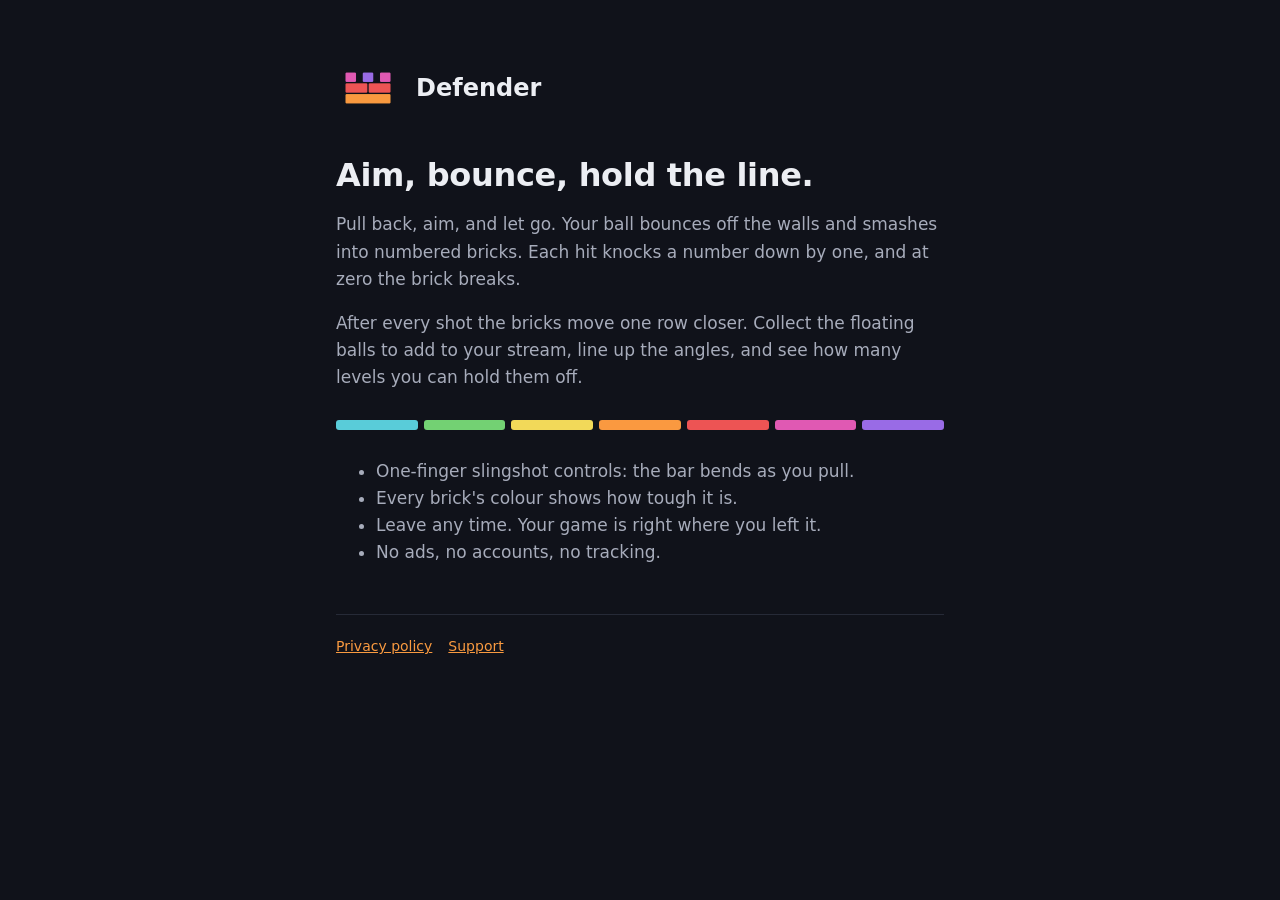
<file: index.html>
<!doctype html>
<html lang="en">
<head>
<meta charset="utf-8">
<meta name="viewport" content="width=device-width, initial-scale=1">
<title>Defender</title>
<meta name="description" content="Defender: an iPhone game. Aim, bounce and break numbered bricks before they reach the bar.">
<link rel="icon" href="icon.png">
<link rel="stylesheet" href="style.css">
</head>
<body>
<main>
<header><img src="icon.png" alt=""><a href="./">Defender</a></header>
<h1>Aim, bounce, hold the line.</h1>
<p>Pull back, aim, and let go. Your ball bounces off the walls and smashes into numbered bricks. Each hit knocks a number down by one, and at zero the brick breaks.</p>
<p>After every shot the bricks move one row closer. Collect the floating balls to add to your stream, line up the angles, and see how many levels you can hold them off.</p>
<div class="bricks" aria-hidden="true"><span style="background:#59ccd9"></span><span style="background:#73d173"></span><span style="background:#f2d959"></span><span style="background:#fa9940"></span><span style="background:#ed5454"></span><span style="background:#e059b3"></span><span style="background:#996be6"></span></div>
<ul>
<li>One-finger slingshot controls: the bar bends as you pull.</li>
<li>Every brick's colour shows how tough it is.</li>
<li>Leave any time. Your game is right where you left it.</li>
<li>No ads, no accounts, no tracking.</li>
</ul>
<footer><a href="privacy/">Privacy policy</a><a href="support/">Support</a></footer>
</main>
</body>
</html>
</file>
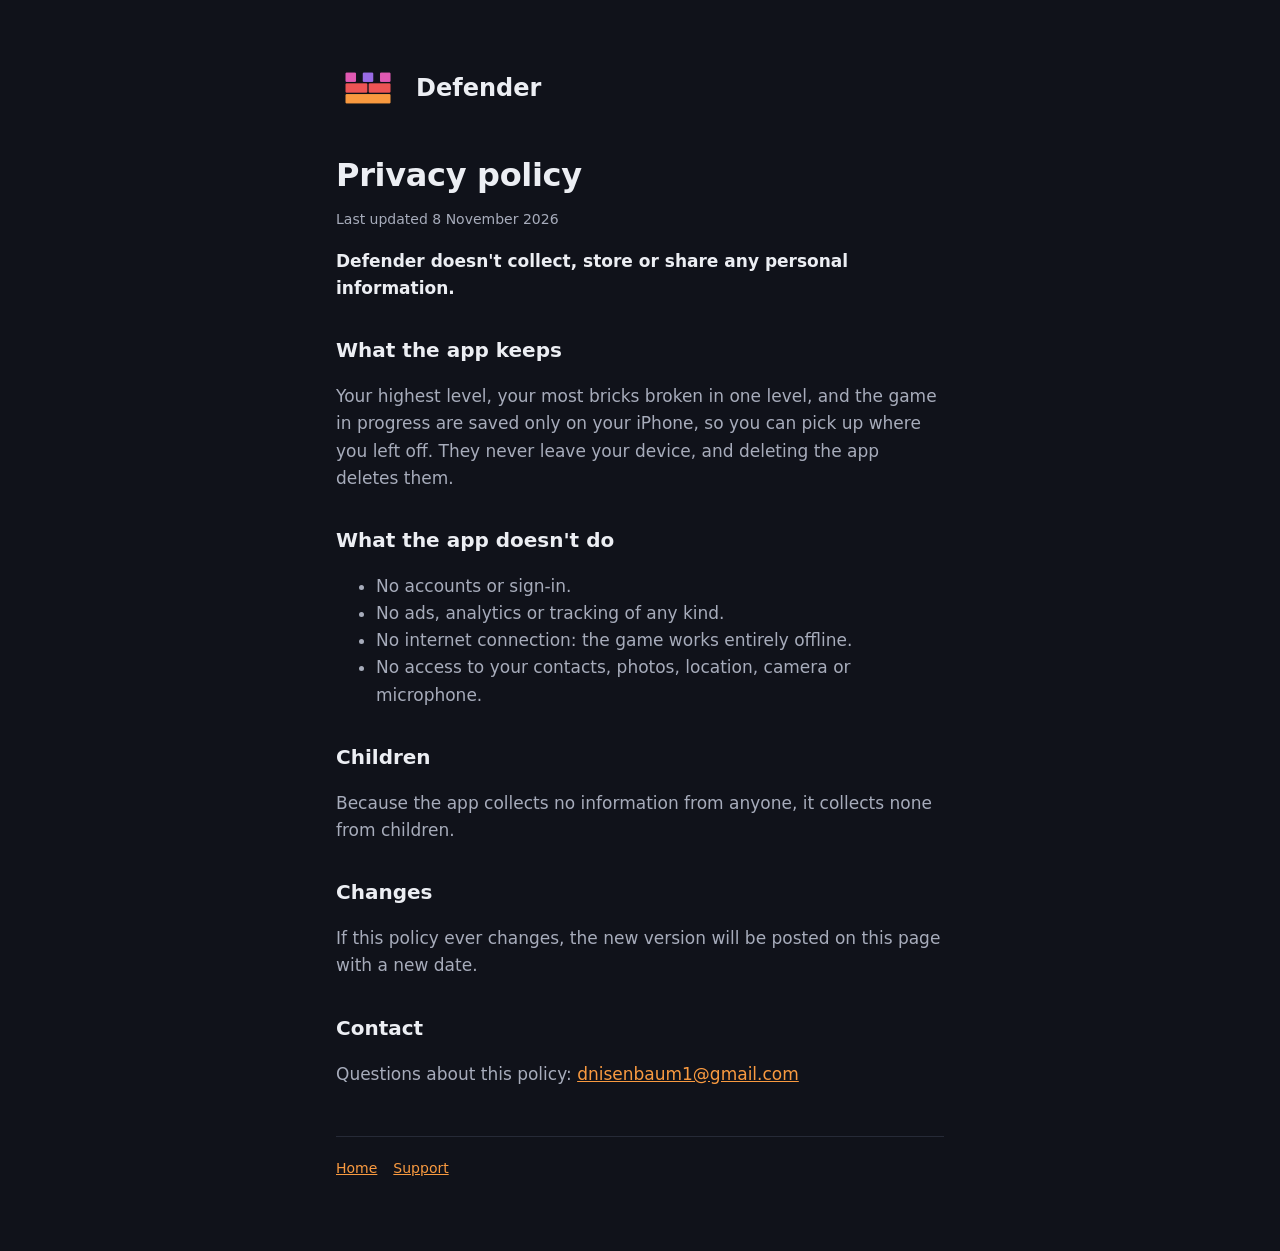
<file: privacy/index.html>
<!doctype html>
<html lang="en">
<head>
<meta charset="utf-8">
<meta name="viewport" content="width=device-width, initial-scale=1">
<title>Defender privacy policy</title>
<link rel="icon" href="../icon.png">
<link rel="stylesheet" href="../style.css">
</head>
<body>
<main>
<header><img src="../icon.png" alt=""><a href="../">Defender</a></header>
<h1>Privacy policy</h1>
<p class="updated">Last updated 8 November 2026</p>
<p><strong>Defender doesn't collect, store or share any personal information.</strong></p>
<h2>What the app keeps</h2>
<p>Your highest level, your most bricks broken in one level, and the game in progress are saved only on your iPhone, so you can pick up where you left off. They never leave your device, and deleting the app deletes them.</p>
<h2>What the app doesn't do</h2>
<ul>
<li>No accounts or sign-in.</li>
<li>No ads, analytics or tracking of any kind.</li>
<li>No internet connection: the game works entirely offline.</li>
<li>No access to your contacts, photos, location, camera or microphone.</li>
</ul>
<h2>Children</h2>
<p>Because the app collects no information from anyone, it collects none from children.</p>
<h2>Changes</h2>
<p>If this policy ever changes, the new version will be posted on this page with a new date.</p>
<h2>Contact</h2>
<p>Questions about this policy: <a href="mailto:dnisenbaum1@gmail.com">dnisenbaum1@gmail.com</a></p>
<footer><a href="../">Home</a><a href="../support/">Support</a></footer>
</main>
</body>
</html>
</file>
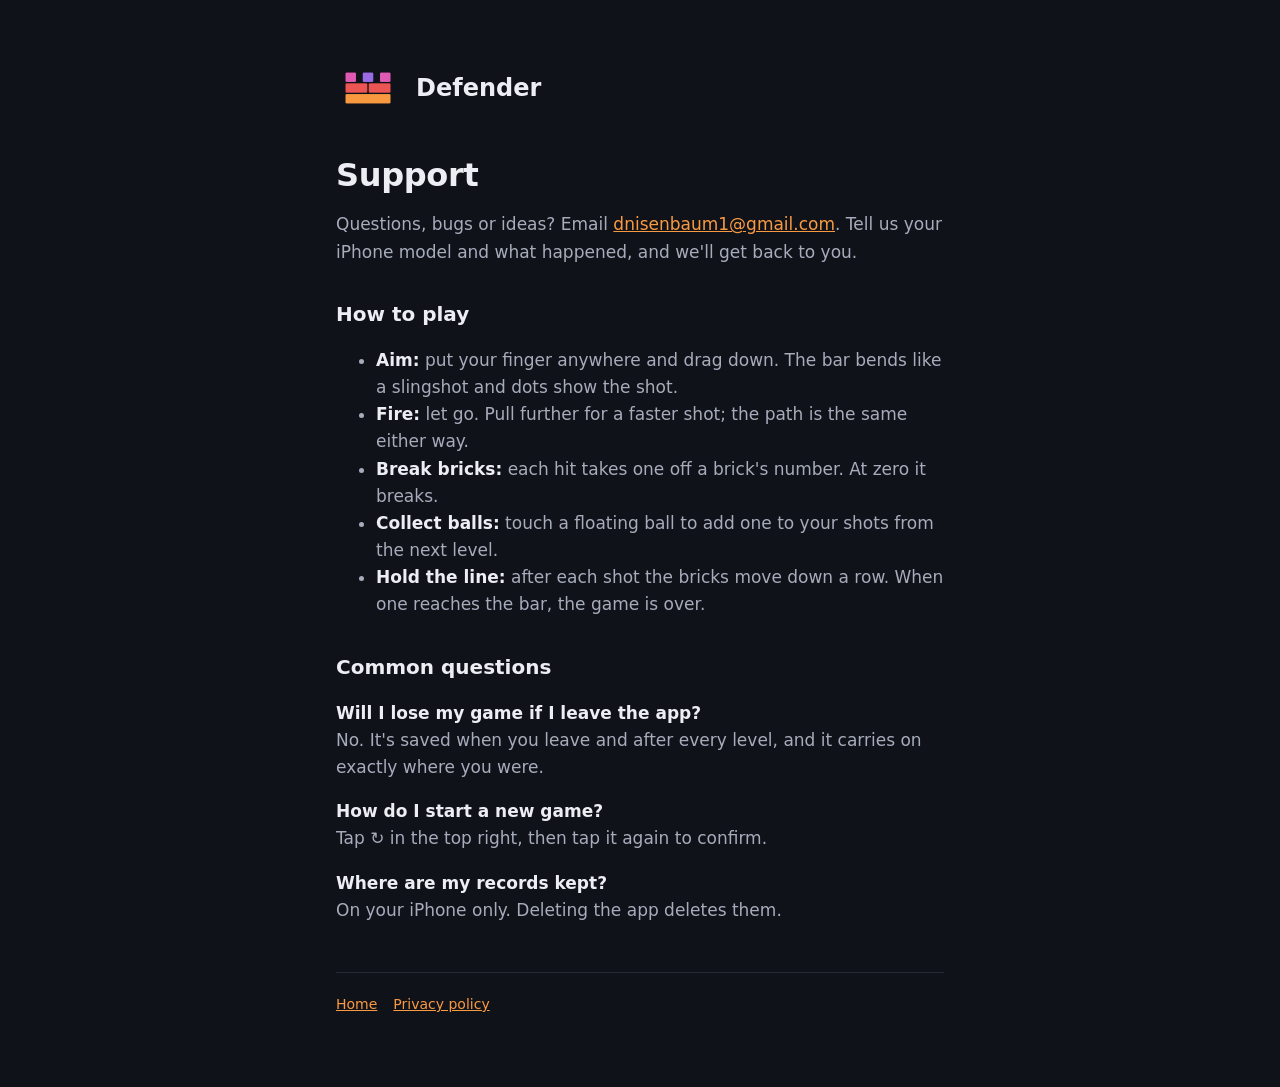
<file: support/index.html>
<!doctype html>
<html lang="en">
<head>
<meta charset="utf-8">
<meta name="viewport" content="width=device-width, initial-scale=1">
<title>Defender support</title>
<link rel="icon" href="../icon.png">
<link rel="stylesheet" href="../style.css">
</head>
<body>
<main>
<header><img src="../icon.png" alt=""><a href="../">Defender</a></header>
<h1>Support</h1>
<p>Questions, bugs or ideas? Email <a href="mailto:dnisenbaum1@gmail.com?subject=Defender">dnisenbaum1@gmail.com</a>. Tell us your iPhone model and what happened, and we'll get back to you.</p>
<h2>How to play</h2>
<ul>
<li><strong>Aim:</strong> put your finger anywhere and drag down. The bar bends like a slingshot and dots show the shot.</li>
<li><strong>Fire:</strong> let go. Pull further for a faster shot; the path is the same either way.</li>
<li><strong>Break bricks:</strong> each hit takes one off a brick's number. At zero it breaks.</li>
<li><strong>Collect balls:</strong> touch a floating ball to add one to your shots from the next level.</li>
<li><strong>Hold the line:</strong> after each shot the bricks move down a row. When one reaches the bar, the game is over.</li>
</ul>
<h2>Common questions</h2>
<p><strong>Will I lose my game if I leave the app?</strong><br>No. It's saved when you leave and after every level, and it carries on exactly where you were.</p>
<p><strong>How do I start a new game?</strong><br>Tap ↻ in the top right, then tap it again to confirm.</p>
<p><strong>Where are my records kept?</strong><br>On your iPhone only. Deleting the app deletes them.</p>
<footer><a href="../">Home</a><a href="../privacy/">Privacy policy</a></footer>
</main>
</body>
</html>
</file>
<file: style.css>
:root {
  --bg: #10121a;
  --card: #181b25;
  --text: #eceef3;
  --muted: #a7acbb;
  --link: #f99a40;
  --line: #262a37;
}
* { box-sizing: border-box; }
body {
  margin: 0;
  background: var(--bg);
  color: var(--text);
  font: 17px/1.6 -apple-system, BlinkMacSystemFont, "Segoe UI", system-ui, sans-serif;
}
main { max-width: 640px; margin: 0 auto; padding: 56px 16px 72px; }
header { display: flex; align-items: center; gap: 16px; margin-bottom: 36px; }
header img { width: 64px; height: 64px; border-radius: 14px; }
header a { color: var(--text); text-decoration: none; font-size: 24px; font-weight: 700; }
h1 { font-size: 32px; line-height: 1.2; margin: 0 0 8px; letter-spacing: -0.01em; }
h2 { font-size: 20px; margin: 32px 0 8px; }
p, li { color: var(--muted); }
strong { color: var(--text); }
a { color: var(--link); }
.updated { font-size: 14px; }
.bricks { display: flex; gap: 6px; margin: 28px 0; }
.bricks span { height: 10px; flex: 1; border-radius: 3px; }
footer { margin-top: 48px; padding-top: 20px; border-top: 1px solid var(--line); font-size: 14px; color: var(--muted); }
footer a { margin-right: 16px; }
</file>
